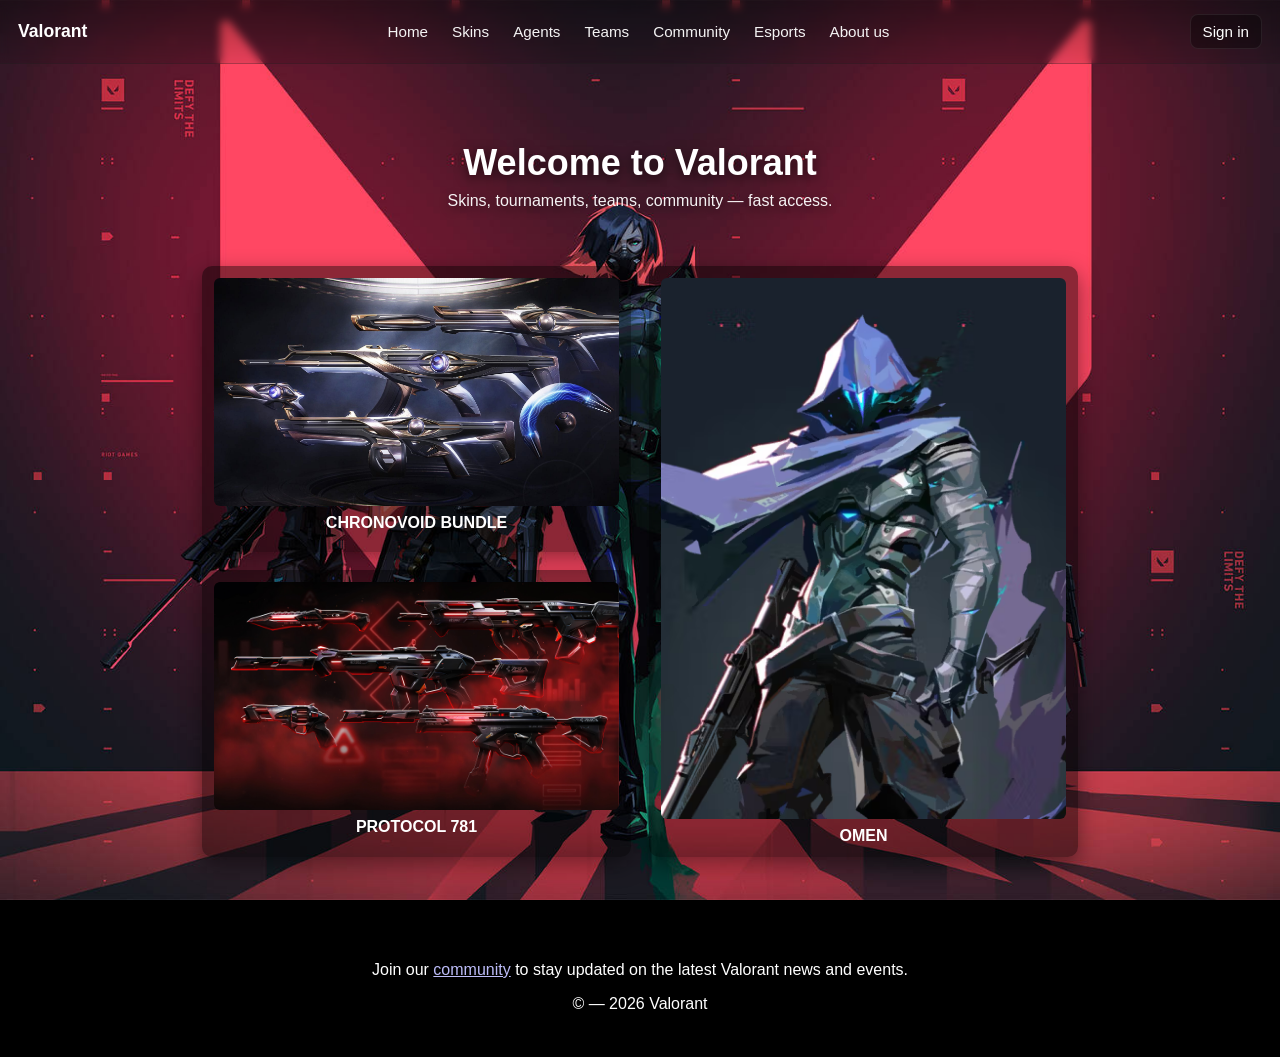
<file: Project A/index.html>
<!DOCTYPE html>
<html lang="en">
<head>
  <meta charset="utf-8" />
  <title>Valorant</title>
  <link rel="stylesheet" href="style.css">
</head>
<body>
  <img class="bg-img" src="./images/valorant-305kescxw5dpup7y.jpg" alt="" aria-hidden="true">
<nav class="navbar">
  <div class="nav-left">
    <a class="brand" href="index.html">Valorant</a>
  </div>
  <div class="nav-center">
    <ul class="nav-menu">
      <li><a href="index.html">Home</a></li>
      <li><a href="https://op.gg/valorant/skins?weapon=Melee" target="_blank">Skins</a></li>
      <li><a href="https://playvalorant.com/en-us/agents/" target="_blank">Agents</a></li>
      <li><a href="https://valorantesports.com/en-GB/gpr/2025/current" target="_blank">Teams</a></li>
      <li><a href="https://discord.gg/hbvHAHh4zY" target="_blank">Community</a></li>
      <li><a href="https://www.vlr.gg/matches" target="_blank">Esports</a></li>
      <li><a href="About.html">About us</a></li>
    </ul>
  </div>
  <div class="nav-right">
    <div id="userDisplay" class="nav-user">
      <button id="signInBtn" class="nav-signin">Sign in</button>
    </div>
  </div>
</nav>

  <!-- MAIN CONTENT -->
  <main class="content">
    <section class="hero">
      <h1>Welcome to Valorant</h1>
      <p>Skins, tournaments, teams, community — fast access.</p>
    </section>

    <section class="cards">
    <div class="card-stack">
      <div class="card">
        <a href="https://www.youtube.com/watch?v=ebGzlUQ6v_k&list=PLTFsoy_DWCOMWzK4f6ICbroM1FzHW4S7j&index=30" target="_blank"><img src="./images/Valorant_Chronovoid_Skin_Bundle.jpg" alt="Chronovoid Bundle"></a>
        <p>CHRONOVOID BUNDLE</p>
      </div>
      <div class="card">
        <a href="https://www.youtube.com/watch?v=h6i8lM3egvI&list=PLTFsoy_DWCOMWzK4f6ICbroM1FzHW4S7j&index=35" target="_blank"><img src="./images/valorant-protocol-781-a-weapon-skin-hd-wallpaper-uhdpaper.com-586@1@g.jpg" alt="Protocol 781"></a>
        <p>PROTOCOL 781</p>
      </div>
    </div>
    <div class="card">
      <a href="https://playvalorant.com/en-us/agents/omen/" target="_blank"><img src="./images/015a083717e9687de8a741cfceddb836775b5f9f-616x822.png" alt="Omen"></a>
      <p>OMEN</p>
    </div>
    </section>
  </main>

  <footer id="about-us" class="footer">
    <div class="container">
      <p>Join our <a href="https://discord.gg/hbvHAHh4zY" target="_blank">community</a> to stay updated on the latest Valorant news and events.</p>
      <p>&copy; — 2026 Valorant</p>
    </div>
  </footer>
  <div id="signinModal" class="modal-overlay" aria-hidden="true">
    <div class="modal-box box" role="dialog" aria-modal="true" aria-labelledby="modalTitle">
      <button class="modal-close" aria-label="Close">&times;</button>

      <form id="signinForm" action="/submit_form" method="get" data-redirect="">
        <h2 id="modalTitle">Sign in</h2>
        <label for="si-Username">Username:</label>
        <input type="text" id="si-Username" name="Username" required>
        <label for="si-Password">Password:</label>
        <input type="password" id="si-Password" name="Password" required>
        <button type="submit" class="primary">Sign in</button>

        <div class="form-links">
          <a href="forgot-password.html" class="forgot" id="openForgot" target="_blank">Forgot password?</a>
          <a href="Register.html" class="signup">Register / Sign up</a>
        </div>
      </form>
    </div>
  </div>
<div id="resetModal" class="modal-overlay" aria-hidden="true">
  <div class="modal-box box" role="dialog" aria-modal="true" aria-labelledby="resetTitle">
    <button class="modal-close" aria-label="Close">&times;</button>

    <div id="resetView">
      <h2 id="resetTitle">Password reset link received</h2>
      <p id="resetMsg">We sent a reset link to <strong id="resetEmail"></strong> (demo).</p>
      <p>Click below to open the reset form:</p>
      <div style="display:flex;gap:10px;margin-top:10px;">
        <button id="openResetForm" class="primary">Open Reset Form</button>
        <button id="dismissReset" class="nav-signin" style="background:transparent;border:1px solid rgba(255,255,255,0.06);">Dismiss</button>
      </div>
    </div>

    <form id="resetForm" style="display:none; margin-top:6px;">
      <h2 style="margin-top:0">Create new password</h2>

      <label for="newPassword">New Password</label>
      <div class="input-with-status">
        <input type="password" id="newPassword" required aria-describedby="rpHelp" autocomplete="new-password">
        <span class="pw-status invalid" id="resetPwStatus" aria-hidden="true">✕</span>
      </div>

      <label for="confirmNew">Confirm Password</label>
      <div class="input-with-status">
        <input type="password" id="confirmNew" required autocomplete="new-password">
        <span class="pw-status invalid" id="resetConfirmStatus" aria-hidden="true">✕</span>
      </div>

      <button type="submit" id="doReset" class="primary" disabled>Reset password</button>
    </form>

    <div id="resetSuccess" style="display:none; margin-top:8px; text-align:center;">
      <h3 style="margin:8px 0 4px 0">Password changed</h3>
      <p style="margin:0">Your password was updated successfully.</p>
      <div style="margin-top:10px"><button id="closeSuccess" class="nav-signin">Close</button></div>
    </div>
  </div>
</div>
<script src="site.js" defer></script>
</body>
</html>
</file>
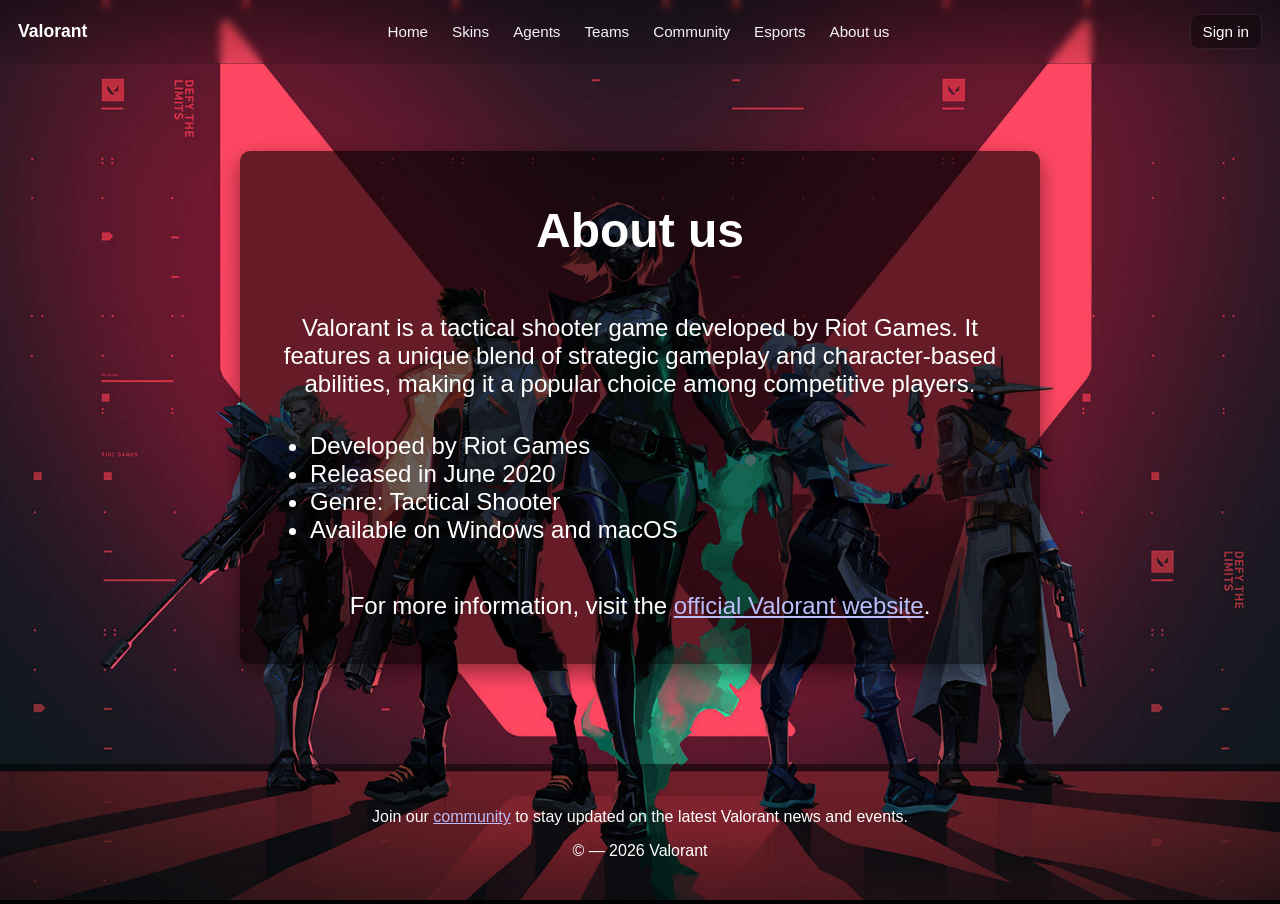
<file: Project A/About.html>
<!DOCTYPE html>
<html lang="en">
<head>
  <meta charset="UTF-8">
  <link rel="stylesheet" href="style.css">
  <title>About us</title>
</head>
<body>
    <img class="bg-img" src="./images/valorant-305kescxw5dpup7y.jpg" alt="" aria-hidden="true">
    <nav class="navbar">
  <div class="nav-left">
    <a class="brand" href="index.html">Valorant</a>
  </div>
  <div class="nav-center">
    <ul class="nav-menu">
      <li><a href="index.html">Home</a></li>
      <li><a href="https://op.gg/valorant/skins?weapon=Melee" target="_blank">Skins</a></li>
      <li><a href="https://playvalorant.com/en-us/agents/" target="_blank">Agents</a></li>
      <li><a href="https://valorantesports.com/en-GB/gpr/2025/current" target="_blank">Teams</a></li>
      <li><a href="https://discord.gg/hbvHAHh4zY" target="_blank">Community</a></li>
      <li><a href="https://www.vlr.gg/matches" target="_blank">Esports</a></li>
      <li><a href="About.html">About us</a></li>
    </ul>
  </div>
  <div class="nav-right">
    <div id="userDisplay" class="nav-user">
      <button id="signInBtn" class="nav-signin">Sign in</button>
    </div>
  </div>
</nav>
    <div class="about-section">
    <h1>About us</h1>
    <p> Valorant is a tactical shooter game developed by Riot Games. 
      It features a unique blend of strategic gameplay and character-based abilities, 
      making it a popular choice among competitive players.</p>
    <ul class="list">
      <li>Developed by Riot Games</li>
      <li>Released in June 2020</li>
      <li>Genre: Tactical Shooter</li>
      <li>Available on Windows and macOS</li>
    </ul>
    <p>For more information, visit the <a href="https://playvalorant.com/en-us/" target="_blank">official Valorant website</a>.</p>
    </div>
    <footer id="about-us" class="footer">
    <div class="container">
      <p>Join our <a href="https://discord.gg/hbvHAHh4zY" target="_blank">community</a> to stay updated on the latest Valorant news and events.</p>
      <p>&copy; — 2026 Valorant</p>
    </div>
</footer>
<div id="signinModal" class="modal-overlay" aria-hidden="true">
  <div class="modal-box box" role="dialog" aria-modal="true" aria-labelledby="modalTitle">
    <button class="modal-close" aria-label="Close">&times;</button>

    <form id="signinForm" action="/submit_form" method="get" data-redirect="">
      <h2 id="modalTitle">Sign in</h2>
      <label for="si-Username">Username:</label>
      <input type="text" id="si-Username" name="Username" required>
      <label for="si-Password">Password:</label>
      <input type="password" id="si-Password" name="Password" required>
      <button type="submit" class="primary">Sign in</button>

      <div class="form-links">
        <a href="forgot-password.html" class="forgot" id="openForgot" target="_blank">Forgot password?</a>
        <a href="Register.html" class="signup">Register / Sign up</a>
      </div>
    </form>
  </div>
</div>
<div id="resetModal" class="modal-overlay" aria-hidden="true">
  <div class="modal-box box" role="dialog" aria-modal="true" aria-labelledby="resetTitle">
    <button class="modal-close" aria-label="Close">&times;</button>

    <div id="resetView">
      <h2 id="resetTitle">Password reset link received</h2>
      <p id="resetMsg">We sent a reset link to <strong id="resetEmail"></strong> (demo).</p>
      <p>Click below to open the reset form:</p>
      <div style="display:flex;gap:10px;margin-top:10px;">
        <button id="openResetForm" class="primary">Open Reset Form</button>
        <button id="dismissReset" class="nav-signin" style="background:transparent;border:1px solid rgba(255,255,255,0.06);">Dismiss</button>
      </div>
    </div>

    <form id="resetForm" style="display:none; margin-top:6px;">
      <h2 style="margin-top:0">Create new password</h2>

      <label for="newPassword">New Password</label>
      <div class="input-with-status">
        <input type="password" id="newPassword" required aria-describedby="rpHelp" autocomplete="new-password">
        <span class="pw-status invalid" id="resetPwStatus" aria-hidden="true">✕</span>
      </div>

      <label for="confirmNew">Confirm Password</label>
      <div class="input-with-status">
        <input type="password" id="confirmNew" required autocomplete="new-password">
        <span class="pw-status invalid" id="resetConfirmStatus" aria-hidden="true">✕</span>
      </div>

      <button type="submit" id="doReset" class="primary" disabled>Reset password</button>
    </form>

    <div id="resetSuccess" style="display:none; margin-top:8px; text-align:center;">
      <h3 style="margin:8px 0 4px 0">Password changed</h3>
      <p style="margin:0">Your password was updated successfully.</p>
      <div style="margin-top:10px"><button id="closeSuccess" class="nav-signin">Close</button></div>
    </div>
  </div>
</div>
<script src="site.js" defer></script>
</body>
</html>
</file>
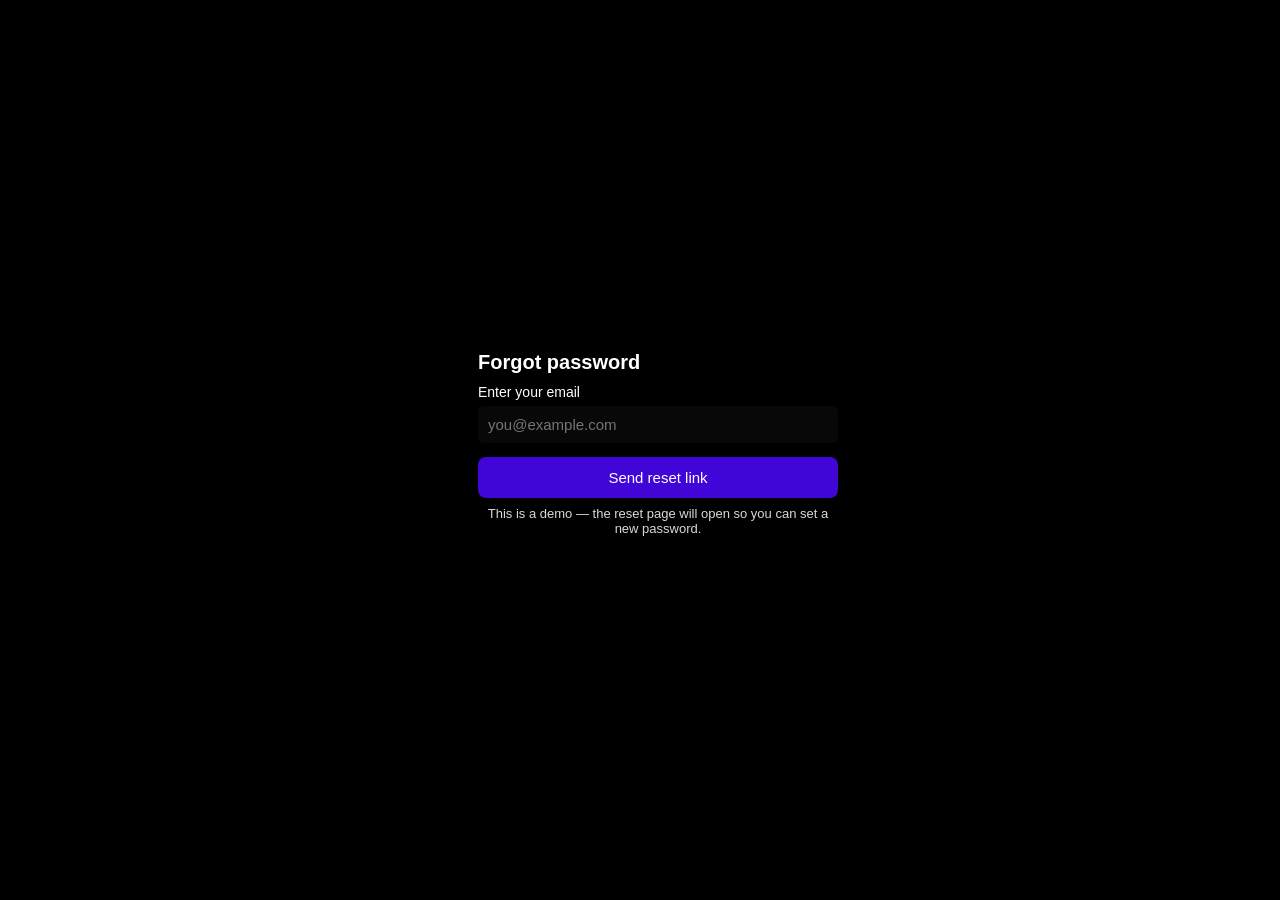
<file: Project A/forgot-password.html>
<!DOCTYPE html>
<html lang="en">
<head>
  <meta charset="utf-8" />
  <meta name="viewport" content="width=device-width,initial-scale=1" />
  <title>Forgot password</title>
  <link rel="stylesheet" href="auth.css">
  <style>
    /* Small override so this page looks like the register modal layout */
    body { display:flex; align-items:center; justify-content:center; min-height:100vh; margin:0; }
    .fp-card { width: 360px; max-width:94%; }
    .fp-card .box { padding:18px; border-radius:10px; }
    .fp-note { font-size:13px; color: rgba(255,255,255,0.85); margin-top:8px; text-align:center; }
  </style>
</head>
<body>
  <img class="bg-img" src="./images/valorant-305kescxw5dpup7y.jpg" alt="" aria-hidden="true">
  <div class="fp-card">
    <div class="box" role="dialog" aria-labelledby="fpTitle">
      <h2 id="fpTitle">Forgot password</h2>
      <form id="fpForm">
        <label for="email">Enter your email</label>
        <input id="email" type="email" placeholder="you@example.com" required>
        <button type="submit" class="primary">Send reset link</button>
      </form>
      <p class="fp-note">This is a demo — the reset page will open so you can set a new password.</p>
    </div>
  </div>

  <script>
    (function () {
      const form = document.getElementById('fpForm');
      form.addEventListener('submit', function (e) {
        e.preventDefault();
        const email = document.getElementById('email').value.trim();
        if (!email) return alert('Enter a valid email.');

        // create a short fake token (demo)
        const token = Math.random().toString(36).slice(2, 12);
        // Navigate to the reset page in the same popup, passing token+email in query (demo)
        const url = 'reset-password.html?token=' + encodeURIComponent(token) + '&email=' + encodeURIComponent(email);
        location.href = url;
      });
    })();
  </script>
</body>
</html>
</file>
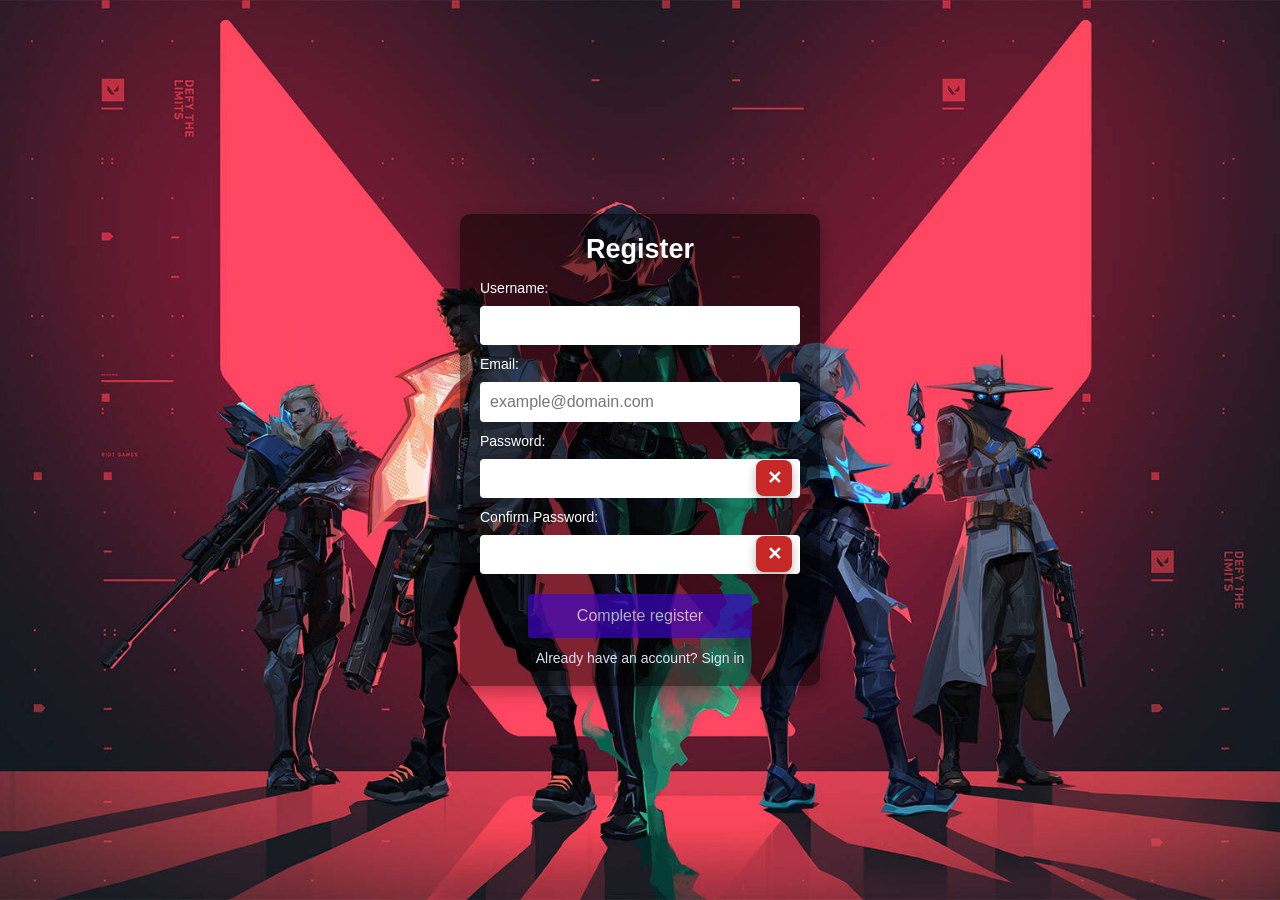
<file: Project A/Register.html>
<!DOCTYPE html>
<html lang="en">
<head>
  <meta charset="UTF-8">
  <meta name="viewport" content="width=device-width, initial-scale=1.0">
  <title>Register</title>
  <link rel="stylesheet" href="Register.css">
</head>
<body>
  <img class="bg-img" src="./images/valorant-305kescxw5dpup7y.jpg" alt="" aria-hidden="true">
   <div class="box">
    <form action="/submit_form" method="get">
      <h2>Register</h2>
      <label for="Username">Username:</label>
      <input type="text" id="Username" pattern="[a-zA-Z0-9]+" name="Username" required>
      <label for="Email">Email:</label>
      <input type="email" id="Email" pattern="[a-z0-9._%+-]+@[a-z0-9.-]+\.[a-z]{2,}$" placeholder="example@domain.com" name="Email" required>
      <label for="Password">Password:</label>
      <div class="input-with-status">
        <input type="password" id="Password" name="Password" required
              aria-describedby="pwHelp" autocomplete="new-password">
        <span class="pw-status invalid" id="pwStatus" aria-hidden="true">✕</span>
      </div>
      <div id="pwHelp" class="sr-only" aria-live="polite">
        Password must be 8 to 18 characters, include at least one uppercase letter and one special character.
      </div>
      <label for="ConfirmPassword">Confirm Password:</label>
      <div class="input-with-status">
        <input type="password" id="ConfirmPassword" name="ConfirmPassword" required autocomplete="new-password">
        <span class="pw-status invalid" id="confirmStatus" aria-hidden="true">✕</span>
      </div>

      <button type="submit" id="registerBtn" disabled>Complete register</button>
      <div class="form-links">
        <a href="index.html#signin" class="signin">Already have an account? Sign in</a>
      </div>
    </form>
  </div>

  <script src="site.js" defer></script>

  <script>
    // existing password validation script (keeps current behavior)
    document.addEventListener('DOMContentLoaded', function () {
      const form = document.querySelector('form');
      const pwd = document.getElementById('Password');
      const confirm = document.getElementById('ConfirmPassword');

      const strongPwRegex = /^(?=.{8,18}$)(?=.*[A-Z])(?=.*[^A-Za-z0-9]).*$/;

      function validatePasswords() {
        const value = pwd.value;
        pwd.setCustomValidity('');
        confirm.setCustomValidity('');

        if (!strongPwRegex.test(value)) {
          pwd.setCustomValidity('Password must be 8 to 18 chars, include at least one uppercase letter and one special character.');
        } else if (confirm.value && value !== confirm.value) {
          confirm.setCustomValidity('Passwords do not match.');
        }
      }

      pwd.addEventListener('input', validatePasswords);
      confirm.addEventListener('input', validatePasswords);

      form.addEventListener('submit', function (e) {
        validatePasswords();
        if (!form.checkValidity()) {
          e.preventDefault();
          const firstInvalid = form.querySelector(':invalid');
          if (firstInvalid) firstInvalid.focus();
        }
      });
    });
// Register page password validation + username capture on submit
  document.addEventListener('DOMContentLoaded', function () {
    const form = document.querySelector('form');
    const pwd = document.getElementById('Password');
    const confirm = document.getElementById('ConfirmPassword');
    const usernameInput = document.getElementById('Username');

    const strongPwRegex = /^(?=.{8,18}$)(?=.*[A-Z])(?=.*[^A-Za-z0-9]).*$/;

    function validatePasswords() {
      const value = pwd.value;
      pwd.setCustomValidity('');
      confirm.setCustomValidity('');

      if (!strongPwRegex.test(value)) {
        pwd.setCustomValidity('Password must be 8 to 18 chars, include at least one uppercase letter and one special character.');
      } else if (confirm.value && value !== confirm.value) {
        confirm.setCustomValidity('Passwords do not match.');
      }
    }

    pwd.addEventListener('input', validatePasswords);
    confirm.addEventListener('input', validatePasswords);

    form.addEventListener('submit', function (e) {
      validatePasswords();
      if (!form.checkValidity()) {
        e.preventDefault();
        const firstInvalid = form.querySelector(':invalid');
        if (firstInvalid) firstInvalid.focus();
        return;
      }
      
      // Capture username and store in localStorage
      const username = usernameInput ? usernameInput.value.trim() : 'User';
      localStorage.setItem('currentUser', username);
      
      // Redirect to index.html (form will submit normally, then we redirect)
      e.preventDefault();
      setTimeout(() => {
        window.location.href = 'index.html';
      }, 300);
    });

    // Live validation for password indicators (green check / red X)
    (function () {
      const pwStatus = document.getElementById('pwStatus');
      const confirmStatus = document.getElementById('confirmStatus');
      const registerBtn = document.getElementById('registerBtn');

      if (!pwStatus || !confirmStatus || !registerBtn) return;

      function updatePwStatus() {
        const v = pwd.value;
        const ok = strongPwRegex.test(v);
        if (ok) {
          pwStatus.classList.remove('invalid'); pwStatus.classList.add('valid'); pwStatus.textContent = '✓';
        } else {
          pwStatus.classList.remove('valid'); pwStatus.classList.add('invalid'); pwStatus.textContent = '✕';
        }
      }

      function updateConfirmStatus() {
        const match = confirm.value !== '' && pwd.value === confirm.value;
        if (match) {
          confirmStatus.classList.remove('invalid'); confirmStatus.classList.add('valid'); confirmStatus.textContent = '✓';
        } else {
          confirmStatus.classList.remove('valid'); confirmStatus.classList.add('invalid'); confirmStatus.textContent = '✕';
        }
      }

      function updateRegisterButton() {
        const allGood = strongPwRegex.test(pwd.value) && pwd.value === confirm.value && pwd.value.length > 0;
        registerBtn.disabled = !allGood;
      }

      pwd.addEventListener('input', function () {
        updatePwStatus();
        updateConfirmStatus();
        updateRegisterButton();
      });
      confirm.addEventListener('input', function () {
        updateConfirmStatus();
        updateRegisterButton();
      });

      updatePwStatus();
      updateConfirmStatus();
      updateRegisterButton();
    })();
  });
</script>
</body>
</html>
</file>
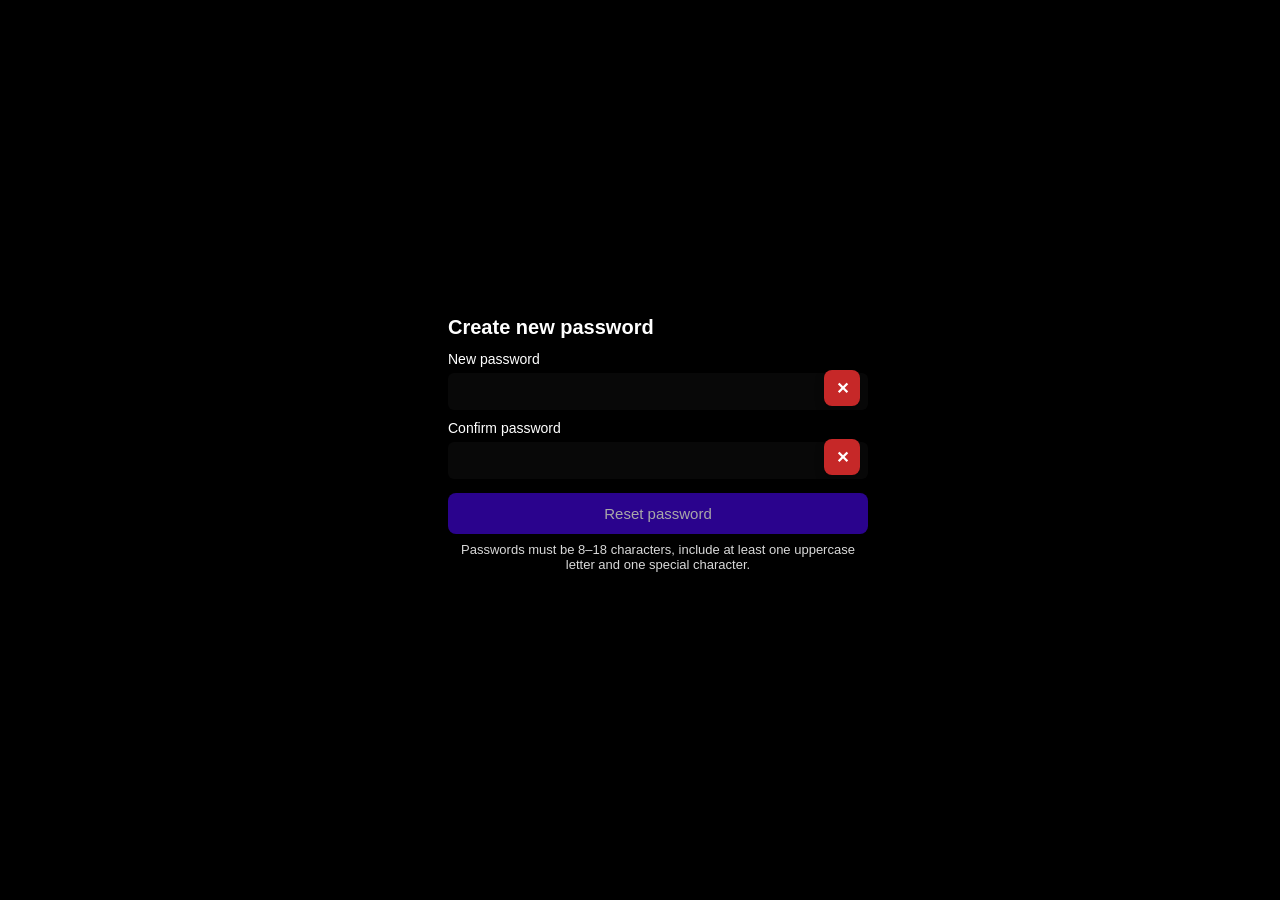
<file: Project A/reset-password.html>
<!DOCTYPE html>
<html lang="en">
<head>
  <meta charset="utf-8" />
  <meta name="viewport" content="width=device-width,initial-scale=1" />
  <title>Reset password</title>
  <link rel="stylesheet" href="auth.css">
  <style>
    body { display:flex; align-items:center; justify-content:center; min-height:100vh; margin:0; }
    .rp-card { width: 420px; max-width:94%; }
    .rp-note { font-size:13px; color: rgba(255,255,255,0.85); margin-top:8px; text-align:center; }
    .input-with-status { position: relative; }
    .input-with-status input { padding-right:46px; }
    .pw-status {
      position:absolute; right:8px; top:50%; transform:translateY(-50%);
      width:36px;height:36px;border-radius:8px;display:inline-flex;align-items:center;justify-content:center;
      color:#fff; pointer-events:none; box-shadow:0 4px 10px rgba(0,0,0,0.3);
    }
    .pw-status.invalid { background:#c62828; }
    .pw-status.valid { background:#2e7d32; transform:translateY(-50%) scale(1.03); }
    #doReset[disabled]{opacity:.66;cursor:not-allowed;}
  </style>
</head>
<body>
  <img class="bg-img" src="./images/valorant-305kescxw5dpup7y.jpg" alt="" aria-hidden="true">
  <div class="rp-card">
    <div class="box" role="dialog" aria-labelledby="rpTitle">
      <h2 id="rpTitle">Create new password</h2>

      <p id="rpInfo" style="margin:6px 0 12px 0; color:rgba(255,255,255,0.9); font-size:14px;"></p>

      <form id="resetForm">
        <label for="newPassword">New password</label>
        <div class="input-with-status">
          <input type="password" id="newPassword" required autocomplete="new-password">
          <span class="pw-status invalid" id="resetPwStatus" aria-hidden="true">✕</span>
        </div>

        <label for="confirmNew">Confirm password</label>
        <div class="input-with-status">
          <input type="password" id="confirmNew" required autocomplete="new-password">
          <span class="pw-status invalid" id="resetConfirmStatus" aria-hidden="true">✕</span>
        </div>

        <button type="submit" id="doReset" class="primary" disabled>Reset password</button>
      </form>

      <p class="rp-note">Passwords must be 8–18 characters, include at least one uppercase letter and one special character.</p>
    </div>
  </div>

  <script>
    (function () {
      const params = new URLSearchParams(location.search);
      const token = params.get('token') || '';
      const email = params.get('email') || '';
      const rpInfo = document.getElementById('rpInfo');
      if (email) rpInfo.textContent = 'Resetting password for ' + email;

      // elements
      const newPwd = document.getElementById('newPassword');
      const newConfirm = document.getElementById('confirmNew');
      const resetPwStatus = document.getElementById('resetPwStatus');
      const resetConfirmStatus = document.getElementById('resetConfirmStatus');
      const doResetBtn = document.getElementById('doReset');
      const form = document.getElementById('resetForm');

      const strongPwRegex = /^(?=.{8,18}$)(?=.*[A-Z])(?=.*[^A-Za-z0-9]).*$/;

      function updateResetPwStatus() {
        const ok = strongPwRegex.test(newPwd.value);
        if (ok) { resetPwStatus.classList.remove('invalid'); resetPwStatus.classList.add('valid'); resetPwStatus.textContent = '✓'; }
        else { resetPwStatus.classList.remove('valid'); resetPwStatus.classList.add('invalid'); resetPwStatus.textContent = '✕'; }
      }
      function updateResetConfirmStatus() {
        const match = newConfirm.value !== '' && newPwd.value === newConfirm.value;
        if (match) { resetConfirmStatus.classList.remove('invalid'); resetConfirmStatus.classList.add('valid'); resetConfirmStatus.textContent = '✓'; }
        else { resetConfirmStatus.classList.remove('valid'); resetConfirmStatus.classList.add('invalid'); resetConfirmStatus.textContent = '✕'; }
      }
      function updateDoResetButton() {
        const allGood = strongPwRegex.test(newPwd.value) && newPwd.value === newConfirm.value;
        doResetBtn.disabled = !allGood;
      }

      newPwd.addEventListener('input', function () { updateResetPwStatus(); updateResetConfirmStatus(); updateDoResetButton(); });
      newConfirm.addEventListener('input', function () { updateResetConfirmStatus(); updateDoResetButton(); });

      form.addEventListener('submit', function (e) {
        e.preventDefault();
        if (!strongPwRegex.test(newPwd.value) || newPwd.value !== newConfirm.value) {
          alert('Please fix password fields.');
          return;
        }

        // Demo behavior:
        // If opened from a parent window, notify parent that reset succeeded, then close popup.
        const payload = { type: 'reset-success', email: email, token: token };
        try {
          if (window.opener && !window.opener.closed) {
            window.opener.postMessage(payload, '*');
            alert('Password updated (demo). This window will now close.');
            window.close();
            return;
          }
        } catch (err) {
          // proceed to fallback
        }

        // Fallback: redirect parent or just show a message and navigate to index
        alert('Password updated (demo). Redirecting to home.');
        location.href = 'index.html';
      });

      // initial UI update
      updateResetPwStatus();
      updateResetConfirmStatus();
      updateDoResetButton();
    })();
  </script>
</body>
</html>
</file>
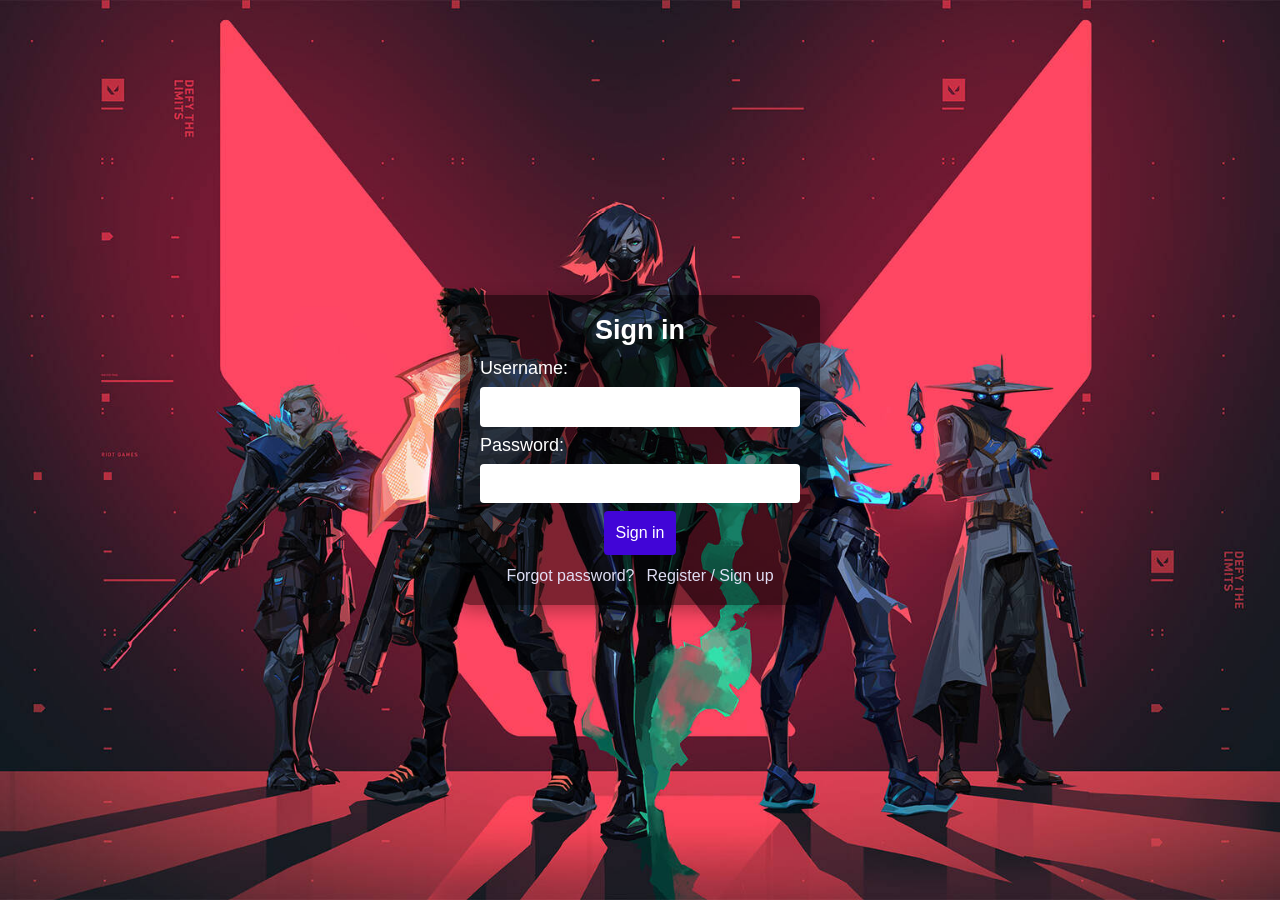
<file: Project A/sign in.html>
<!DOCTYPE html>
<html lang="en">
<head>
  <meta charset="UTF-8">
  <meta name="viewport" content="width=device-width, initial-scale=1.0">
  <title>Sign in</title>
  <link rel="stylesheet" href="sign in.css">
</head>
<body>
  <img class="bg-img" src="./images/valorant-305kescxw5dpup7y.jpg" alt="" aria-hidden="true">
  <div class="box">
    <form action="/submit_form" method="get" data-redirect="index.html">
      <h2>Sign in</h2>
      <label for="Username">Username:</label>
      <input type="text" id="Username" name="Username">
      <label for="Password">Password:</label>
      <input type="password" id="Password" name="Password">
      <button type="submit">Sign in</button>
      <div class="form-links">
        <a href="#" class="forgot">Forgot password?</a>
        <a href="Register.html" class="signup">Register / Sign up</a>
      </div>
    </form>
  </div>

  <script src="site.js" defer></script>
</body>
</html>
</file>
<file: Project A/style.css>
/* Reset / base */
* { box-sizing: border-box; }
html, body { height: auto; margin: 0; }
body {
  font-family: 'Segoe UI', Tahoma, Verdana, sans-serif;
  font-size: 16px;
  color: #fff;
  background-color: #000;
  overflow-x: hidden;
}
.container a{
  color: #bcbcf8;
}
/* Fullscreen background image using an <img> with object-fit for best coverage */
.bg-img {
  position: fixed;
  inset: 0;
  width: 100%;
  height: 100%;
  object-fit: cover;
  z-index: -1;
  filter: saturate(0.98) contrast(1.02);
}

/* NAVBAR (fixed, always visible at top) */
.navbar {
  position: fixed;
  top: 0;
  left: 0;
  right: 0;
  height: 64px;
  display: flex;
  align-items: center;
  justify-content: space-between;
  padding: 0 18px;
  z-index: 50;
  background: linear-gradient(180deg, rgba(0,0,0,0.35), rgba(0,0,0,0.10));
  backdrop-filter: blur(4px);
  border-bottom: 1px solid rgba(255,255,255,0.04);
  gap: 20px;
}

.navbar .brand {
  color: #fff;
  text-decoration: none;
  font-weight: 700;
  font-size: 1.1rem;
  white-space: nowrap;
}

/* Center nav menu */
.nav-center {
  flex: 1;
  display: flex;
  justify-content: center;
}

.nav-menu {
  list-style: none;
  margin: 0;
  padding: 0;
  display: flex;
  gap: 24px;
  align-items: center;
}

.nav-menu a {
  color: rgba(255,255,255,0.95);
  text-decoration: none;
  font-size: 0.95rem;
  transition: color .2s ease, transform .15s ease;
}

.nav-menu a:hover {
  color: #4105d7;
  transform: translateY(-2px);
}

/* User display area */
.nav-user {
  display: flex;
  align-items: center;
  gap: 10px;
  white-space: nowrap;
}

/* Transparent top-right sign in button (small panel look) */
.nav-signin {
  background: rgba(0,0,0,0.35);
  color: #fff;
  border: 1px solid rgba(255,255,255,0.08);
  padding: 8px 12px;
  border-radius: 8px;
  cursor: pointer;
  font-size: 0.95rem;
  transition: transform .18s ease, background .18s ease;
}
.nav-signin:hover { 
  transform: translateY(-2px); 
  background: rgba(0,0,0,0.45); 
}

.user-name {
  color: #fff;
  font-size: 0.95rem;
  padding: 8px 12px;
  border-radius: 8px;
  background: rgba(65, 5, 215, 0.15);
  border: 1px solid rgba(65, 5, 215, 0.3);
}

/* Responsive navbar */
@media (max-width: 900px) {
  .nav-menu { gap: 16px; }
  .nav-menu a { font-size: 0.9rem; }
}

@media (max-width: 768px) {
  .navbar { height: 56px; padding: 0 12px; gap: 12px; }
  .nav-center { display: none; } /* Hide menu on small screens, or make it a burger menu */
  .navbar .brand { font-size: 1rem; }
  .nav-signin { padding: 6px 10px; font-size: 0.9rem; }
}
/* Page content */
.content {
  padding-top: 96px; /* room for fixed navbar */
  display: flex;
  flex-direction: column;
  align-items: center;
  gap: 28px;
  min-height: calc(100vh - 160px);
}

/* Hero */
.hero {
  margin-top: 18px;
  text-align: center;
  color: #fff;
  padding: 28px;
  text-shadow: 0 3px 12px rgba(0,0,0,0.6);
}
.hero h1 { margin: 0 0 8px 0; font-size: clamp(22px, 3.4vw, 36px); }
.hero p { margin: 0; opacity: 0.95; }

/* Cards row - 2 column layout: left stack, right single */
.cards {
  display: grid;
  grid-template-columns: 1fr 1fr;
  gap: 18px;
  width: min(900px, 94%);
  padding: 0 12px 40px;
  align-items: stretch;
}

.card-stack {
  display: flex;
  flex-direction: column;
  gap: 18px;
}

.card {
  background: rgba(0,0,0,0.45);
  border-radius: 10px;
  padding: 12px;
  text-align: center;
  box-shadow: 0 8px 22px rgba(0,0,0,0.45);
  display: flex;
  flex-direction: column;
  height: 100%;
  transition: 0.4s ease;
}

.card:hover {
  transform: scale(1.05) translateY(-4px);
  box-shadow: 0 14px 32px rgba(65, 5, 215, 0.3);
}

.card img {
  width: 100%;
  height: auto;
  flex-grow: 1;
  object-fit: cover;
  border-radius: 6px;
  display: block;
  transition: 0.4s ease;
}

.card:hover img {
  filter: brightness(1.08);
}

.card p { margin: 8px 0 0 0; font-weight: 700; color: #fff; }

/* Responsive: stack on small screens */
@media (max-width: 700px) {
  .cards {
    grid-template-columns: 1fr;
  }
  .card-stack {
    flex-direction: row;
  }
}
/* Transparent modal overlay and box (same look as forms) */
.modal-overlay {
  position: fixed;
  inset: 0;
  background: rgba(0,0,0,0.55);
  display: none;
  align-items: center;
  justify-content: center;
  z-index: 999;
  padding: 20px;
}
.modal-overlay[aria-hidden="false"], .modal-overlay.show {
  display: flex;
}
.modal-box.box {
  width: 100%;
  max-width: 420px;
  background-color: rgba(0, 0, 0, 0.55);
  padding: 20px;
  border-radius: 12px;
  box-shadow: 0 12px 40px rgba(0,0,0,0.7);
  display: flex;
  flex-direction: column;
  gap: 8px;
  position: relative;
}

/* modal close button (top-right) */
.modal-close {
  position: absolute;
  right: 10px;
  top: 8px;
  background: transparent;
  border: none;
  color: #fff;
  font-size: 22px;
  cursor: pointer;
}

/* form elements (same as register/sign in look) */
.box h2 { color: #fff; margin: 6px 0 8px; text-align: center; }
.box label { color: #fff; font-size: 14px; margin-top: 6px; }
.box input[type="text"],
.box input[type="password"],
.box input[type="email"] {
  width: 100%;
  padding: 10px;
  margin: 6px 0;
  border: none;
  border-radius: 6px;
  font-size: 15px;
}

/* primary button (matches sign in color) */
button.primary {
  display: block;
  width: 50%;
  margin: 12px auto 0 auto;
  background-color: #4105d7;
  color: #fff;
  padding: 12px;
  border: none;
  border-radius: 8px;
  cursor: pointer;
  font-size: 15px;
}
button.primary:hover { filter: brightness(1.03); transform: translateY(-1px); }

/* links area */
.form-links {
  width: 100%;
  text-align: center;
  margin-top: 8px;
  font-size: 14px;
  display: flex;
  justify-content: center;
  gap: 12px;
  flex-wrap: wrap;
}
.form-links a { color: #e9e9ff; text-decoration: none; opacity: 0.95; }
.form-links a:hover { text-decoration: underline; }

/* Footer */
.footer { text-align: center; padding: 28px 12px; background: rgba(0,0,0,0.5); margin-top: 20px; }

/* Toast style used by site.js */
.toast {
  position: fixed;
  left: 50%;
  bottom: 24px;
  transform: translateX(-50%) translateY(8px);
  background: rgba(0,0,0,0.85);
  color: #fff;
  padding: 10px 14px;
  border-radius: 8px;
  box-shadow: 0 6px 20px rgba(0,0,0,0.35);
  opacity: 0;
  pointer-events: none;
  transition: opacity .22s ease, transform .22s ease;
  z-index: 2000;
}
.toast.show { opacity: 1; transform: translateX(-50%) translateY(0); pointer-events: auto; }

/* Responsive tweaks */
@media (max-width: 780px) {
  .navbar { height: 56px; padding: 0 14px; }
  .nav-signin { padding: 6px 10px; font-size: 0.9rem; }
  .cards { grid-template-columns: repeat(auto-fit, minmax(160px, 1fr)); }
  .modal-box.box { max-width: 360px; padding: 16px; }
}

/* User display in navbar */
#userDisplay {
  display: flex;
  align-items: center;
  gap: 0;
}
.list {
  list-style-type: disc;
  padding-left: 20px;
  margin-top: 10px;
  text-align: left;
  margin-left: 30px;
}
.about-section {
  margin-top: 151px;
  margin-left: auto;
  margin-right: auto;
  margin-bottom: 100px;
  font-family: 'Segoe UI', Tahoma, Geneva, Verdana, sans-serif;
  text-align: center;
  font-size: 24px;
  display: flex;
  flex-direction: column;
  color: #fff;
  padding: 20px;
  width: 800px;
  background-color: rgba(0, 0, 0, 0.6);
  border-radius: 10px;
  box-shadow: 0 8px 22px rgba(0,0,0,0.45);
}
.about-section a {
  color: #bcbcf8;
}
.about-section a:hover {
  color: #9393f3;
}

footer a:hover {
  color: #9393f3;
}
</file>
<file: Project A/auth.css>
/* auth.css — shared styling for forgot/reset/register pages */
html, body {
  height: 100%;
  margin: 0;
  font-family: 'Segoe UI', Tahoma, Verdana, sans-serif;
  background-color: #000;
  color: #fff;
}

/* Background image support (if page includes .bg-img) */
.bg-img {
  position: fixed;
  inset: 0;
  width: 100%;
  height: 100%;
  object-fit: cover;
  z-index: -1;
  filter: saturate(0.98) contrast(1.02);
}

/* Panel / box */
.box {
  background-color: rgba(0, 0, 0, 0.55);
  padding: 18px;
  border-radius: 10px;
  box-shadow: 0 12px 30px rgba(0,0,0,0.6);
  width: 100%;
  max-width: 420px;
  margin: 0 auto;
  color: #fff;
}

/* Headings / labels */
h2 { margin: 0 0 8px 0; font-size: 20px; color: #fff; text-align: left; }
label { display:block; color: #fff; margin-top: 10px; font-size: 14px; }

/* Inputs */
input[type="text"],
input[type="email"],
input[type="password"] {
  width: 100%;
  padding: 10px;
  margin-top: 6px;
  box-sizing: border-box;
  border: none;
  border-radius: 6px;
  background: rgba(255,255,255,0.03);
  color: #fff;
  font-size: 15px;
  outline: none;
}

/* Input-with-status wrapper */
.input-with-status { position: relative; }
.input-with-status input { padding-right: 46px; }

/* Password status badge */
.pw-status {
  position: absolute;
  right: 8px;
  top: 50%;
  transform: translateY(-50%);
  width: 36px;
  height: 36px;
  border-radius: 8px;
  display: inline-flex;
  align-items: center;
  justify-content: center;
  font-weight: 700;
  color: #fff;
  pointer-events: none;
  box-shadow: 0 6px 12px rgba(0,0,0,0.35);
}
.pw-status.invalid { background: #c62828; }
.pw-status.valid { background: #2e7d32; transform: translateY(-50%) scale(1.03); }

/* primary button like register */
button.primary {
  display: block;
  width: 100%;
  background-color: #4105d7;
  color: #fff;
  padding: 12px;
  margin-top: 14px;
  border: none;
  border-radius: 8px;
  cursor: pointer;
  font-size: 15px;
}
button.primary:disabled { opacity: 0.7; cursor: not-allowed; }

/* small helper and links */
.form-links { margin-top: 10px; text-align: center; }
.form-links a { color: #e9e9ff; text-decoration: none; }
.form-links a:hover { text-decoration: underline; }

/* visually hidden (screen reader only) */
.sr-only {
  position: absolute !important;
  width: 1px; height: 1px;
  padding: 0; margin: -1px; overflow: hidden;
  clip: rect(0,0,0,0); white-space: nowrap; border: 0;
}

/* Toast style used by site.js */
.toast {
  position: fixed;
  left: 50%;
  bottom: 24px;
  transform: translateX(-50%) translateY(8px);
  background: rgba(0,0,0,0.85);
  color: #fff;
  padding: 10px 14px;
  border-radius: 8px;
  box-shadow: 0 6px 20px rgba(0,0,0,0.35);
  opacity: 0;
  pointer-events: none;
  transition: opacity .22s ease, transform .22s ease;
  z-index: 2000;
}
.toast.show { opacity: 1; transform: translateX(-50%) translateY(0); pointer-events: auto; }

/* small responsiveness */
@media (max-width: 520px) {
  .box { padding: 14px; max-width: 94%; }
  button.primary { padding: 10px; }
}
</file>
<file: Project A/Register.css>
/* Page background and centering */
body {
  display: flex;
  align-items: center;
  justify-content: center;
  min-height: 100vh;
  margin: 0;
  background-image: url('./images/valorant-305kescxw5dpup7y.jpg');
  background-size: 130%;
  background-position: center;
  background-repeat: no-repeat;
  background-attachment: fixed;
  font-family: 'Segoe UI', Tahoma, Verdana, sans-serif;
  font-size: 18px;
  color: #fff;
}
/* Ensure no default margins and full-height */
html, body {
  height: 100%;
  margin: 0;
}

/* Full-cover background with safe fallbacks */
body {
  background-image: url('./images/valorant-305kescxw5dpup7y.jpg');
  background-size: cover;               /* cover the viewport */
  background-position: center center;   /* center the image */
  background-repeat: no-repeat;
  background-attachment: fixed;         /* nice parallax on desktop */
  background-color: #000;               /* fallback color to hide gaps */
  min-height: 100vh;
}

/* On small screens avoid fixed background (better performance & no gaps) */
@media (max-width: 768px) {
  body {
    background-attachment: scroll;
    background-position: center top;
  }
}
.bg-img {
  position: fixed;
  inset: 0;
  width: 100%;
  height: 100%;
  object-fit: cover;
  z-index: -1;
}
/* Transparent panel (same look as sign in form) */
.box {
  display: flex;
  flex-direction: column;
  align-items: center;
  width: 320px;
  max-width: calc(100% - 40px);
  background-color: rgba(0, 0, 0, 0.5);
  padding: 20px;
  border-radius: 10px;
  margin: 16px;
  box-shadow: 0 6px 18px rgba(0, 0, 0, 0.3);
}

/* Heading and labels */
h2 {
  color: white;
  text-align: center;
  margin: 0 0 12px 0;
}
label {
  color: white;
  align-self: flex-start;
  margin-top: 8px;
  font-size: 14px;
}

/* Inputs */
input[type="text"],
input[type="email"],
input[type="password"] {
  width: 100%;
  padding: 10px;
  margin: 8px 0;
  box-sizing: border-box;
  border: none;
  border-radius: 4px;
  font-size: 15px;
}

/* Button: same color and look as sign in form */
button {
  display: block;
  margin: auto;
  width: 70%;
  background-color: #4105d7;
  color: #fff;
  padding: 12px;
  margin-top: 12px;
  border: none;
  border-radius: 4px;
  cursor: pointer;
  font-size: 16px;
}

/* Links under the button (if present) */
.form-links {
  width: 100%;
  text-align: center;
  margin-top: 12px;
  font-size: 14px;
  display: flex;
  justify-content: center;
  gap: 12px;
  flex-wrap: wrap;
}

.form-links a {
  color: #e9e9ff;
  text-decoration: none;
  opacity: 0.95;
}

.form-links a:hover {
  text-decoration: underline;
  opacity: 1;
}

/* Responsive helpers (add near the end of your CSS) */
:root {
  --max-panel: 420px;
  --panel-padding: 20px;
}

html { font-size: 16px; }
body { font-size: clamp(14px, 1.5vw, 18px); }

/* Make .box fluid but constrained */
.box {
  width: min(94%, var(--max-panel));
  max-width: var(--max-panel);
  padding: var(--panel-padding);
  box-sizing: border-box;
}

/* Ensure inputs/buttons are touch-friendly */
input[type="text"],
input[type="email"],
input[type="password"],
button {
  font-size: 1rem;
  line-height: 1.2;
}

/* Larger touch target */
button {
  min-height: 44px;
  padding: 12px;
}
/* Password status indicator styling */
.input-with-status { position: relative; }
.input-with-status input {
  padding-right: 46px; /* space for the status indicator */
}

/* visually-hidden for screen readers */
.sr-only {
  position: absolute !important;
  width: 1px; height: 1px;
  padding: 0; margin: -1px; overflow: hidden;
  clip: rect(0,0,0,0); border: 0;
}

/* status "button" */
.pw-status {
  position: absolute;
  right: 8px;
  top: 50%;
  transform: translateY(-50%);
  width: 36px;
  height: 36px;
  border-radius: 8px;
  display: inline-flex;
  align-items: center;
  justify-content: center;
  font-weight: 700;
  color: #fff;
  transition: background .18s ease, transform .12s ease;
  pointer-events: none; /* decorative */
  box-shadow: 0 4px 10px rgba(0,0,0,0.3);
}

/* invalid = red X; valid = green check */
.pw-status.invalid { background: #c62828; }
.pw-status.valid { background: #2e7d32; }

/* small bounce when becomes valid */
.pw-status.valid { transform: translateY(-50%) scale(1.03); }

/* enable/disable styling for submit button */
#registerBtn[disabled] { opacity: 0.66; cursor: not-allowed; filter: grayscale(.05); }
#registerBtn { transition: transform .12s ease, box-shadow .12s ease; }
#registerBtn:not([disabled]) { transform: translateY(-1px); box-shadow: 0 8px 20px rgba(65,5,215,0.18); }
/* Tighter layout for very small screens */
@media (max-width: 380px) {
  :root { --panel-padding: 14px; }
  .form-links { gap: 8px; font-size: 14px; }
}

/* Desktop tweaks */
@media (min-width: 900px) {
  .box { width: 360px; }
}

/* Small visual toast style used by JS */
.toast {
  position: fixed;
  left: 50%;
  bottom: 24px;
  transform: translateX(-50%) translateY(8px);
  background: rgba(0,0,0,0.85);
  color: #fff;
  padding: 10px 14px;
  border-radius: 8px;
  box-shadow: 0 6px 20px rgba(0,0,0,0.35);
  opacity: 0;
  pointer-events: none;
  transition: opacity .22s ease, transform .22s ease;
  z-index: 9999;
}
.toast.show {
  opacity: 1;
  transform: translateX(-50%) translateY(0);
  pointer-events: auto;
}
</file>
<file: Project A/sign in.css>
body {
    display: flex;
    align-items: center;
    justify-content: center;
    background-image: url('./images/valorant-305kescxw5dpup7y.jpg');
    background-size: 130%; 
    background-position: center; 
    background-repeat: no-repeat; 
    background-attachment: fixed; 
    min-height: 100vh;
    font-family: 'Segoe UI', Tahoma, Verdana, sans-serif;
    font-size: 18px;
}
/* Ensure no default margins and full-height */
html, body {
  height: 100%;
  margin: 0;
}

/* Full-cover background with safe fallbacks */
body {
  background-image: url('./images/valorant-305kescxw5dpup7y.jpg');
  background-size: cover;               /* cover the viewport */
  background-position: center center;   /* center the image */
  background-repeat: no-repeat;
  background-attachment: fixed;         /* nice parallax on desktop */
  background-color: #000;               /* fallback color to hide gaps */
  min-height: 100vh;
}

/* On small screens avoid fixed background (better performance & no gaps) */
@media (max-width: 768px) {
  body {
    background-attachment: scroll;
    background-position: center top;
  }
}
.bg-img {
  position: fixed;
  inset: 0;
  width: 100%;
  height: 100%;
  object-fit: cover;
  z-index: -1;
}
.box {
  display: flex;
  flex-direction: column;
  width: 320px;
  max-width: calc(100% - 40px);
  background-color: rgba(0, 0, 0, 0.5);
  padding: 20px;
  border-radius: 10px;
  align-items: center;
  margin: 16px;
  box-shadow: 0 6px 18px rgba(0, 0, 0, 0.3);
}
h2 {
  color: white;
  text-align: center;
  margin: 0 0 12px 0;
}
label {
  color: white;
  align-self: flex-start;
  margin-top: 8px;
}
input[type="text"], input[type="password"] {
  width: 100%;
  padding: 10px;
  margin: 8px 0;
  box-sizing: border-box;
  border: none;
  border-radius: 4px;
}
button {
  display:block;
  margin: auto;
  background-color: #4105d7;
  color: white;
  padding: 13px;
  border: none;
  border-radius: 4px;
  cursor: pointer;
}
.form-links {
  width: 100%;
  text-align: center;
  margin-top: 12px;
  color: rgba(255,255,255,0.9);
  font-size: 16px;
  display: flex;
  justify-content: center;
  gap: 12px;
  flex-wrap: wrap;
}

.form-links a {
  color: #e9e9ff;
  text-decoration: none;
  opacity: 0.95;
}

.form-links a:hover {
  text-decoration: underline;
  opacity: 1;
}
/* Responsive helpers (add near the end of your CSS) */
:root {
  --max-panel: 420px;
  --panel-padding: 20px;
}

html { font-size: 16px; }
body { font-size: clamp(14px, 1.5vw, 18px); }

/* Make .box fluid but constrained */
.box {
  width: min(94%, var(--max-panel));
  max-width: var(--max-panel);
  padding: var(--panel-padding);
  box-sizing: border-box;
}

/* Ensure inputs/buttons are touch-friendly */
input[type="text"],
input[type="email"],
input[type="password"],
button {
  font-size: 1rem;
  line-height: 1.2;
}

/* Larger touch target */
button {
  min-height: 44px;
  padding: 12px;
}

/* Tighter layout for very small screens */
@media (max-width: 380px) {
  :root { --panel-padding: 14px; }
  .form-links { gap: 8px; font-size: 14px; }
}

/* Desktop tweaks */
@media (min-width: 900px) {
  .box { width: 360px; }
}

/* Small visual toast style used by JS */
.toast {
  position: fixed;
  left: 50%;
  bottom: 24px;
  transform: translateX(-50%) translateY(8px);
  background: rgba(0,0,0,0.85);
  color: #fff;
  padding: 10px 14px;
  border-radius: 8px;
  box-shadow: 0 6px 20px rgba(0,0,0,0.35);
  opacity: 0;
  pointer-events: none;
  transition: opacity .22s ease, transform .22s ease;
  z-index: 9999;
}
.toast.show {
  opacity: 1;
  transform: translateX(-50%) translateY(0);
  pointer-events: auto;
}
</file>
